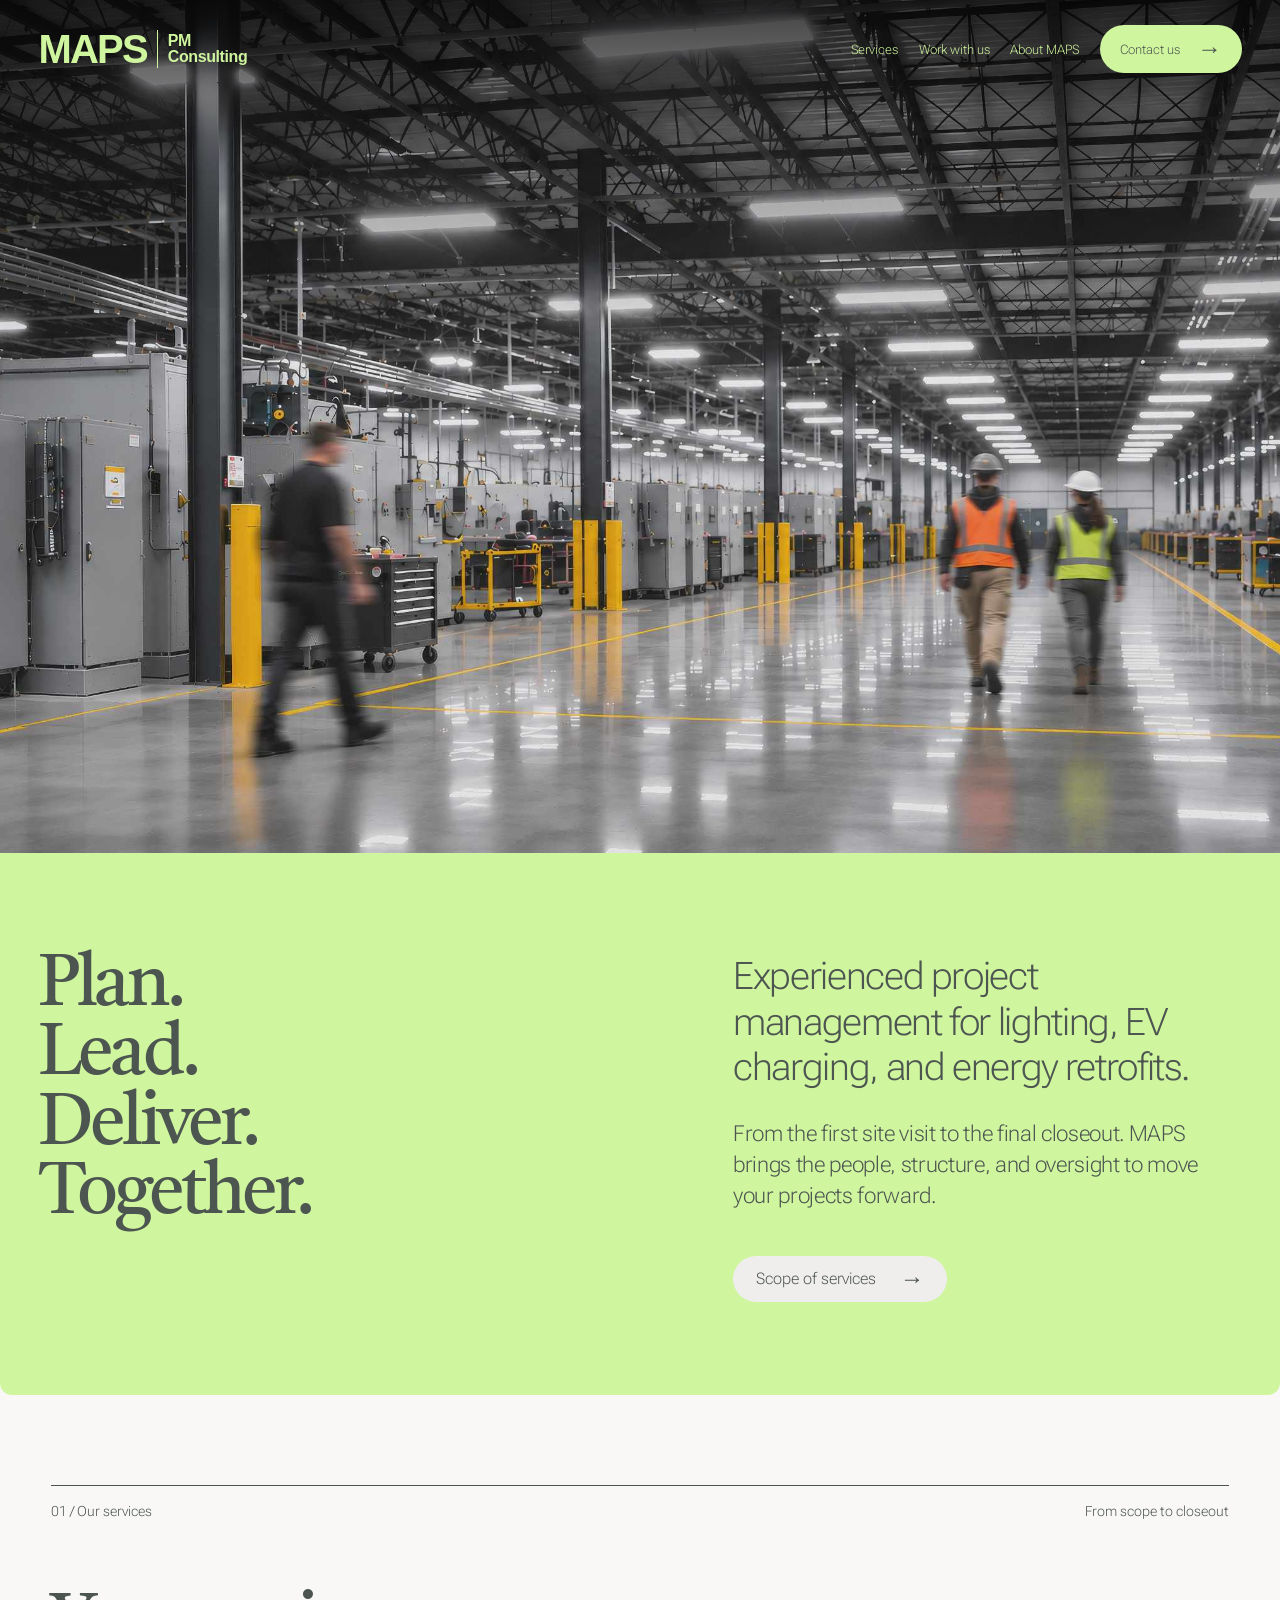
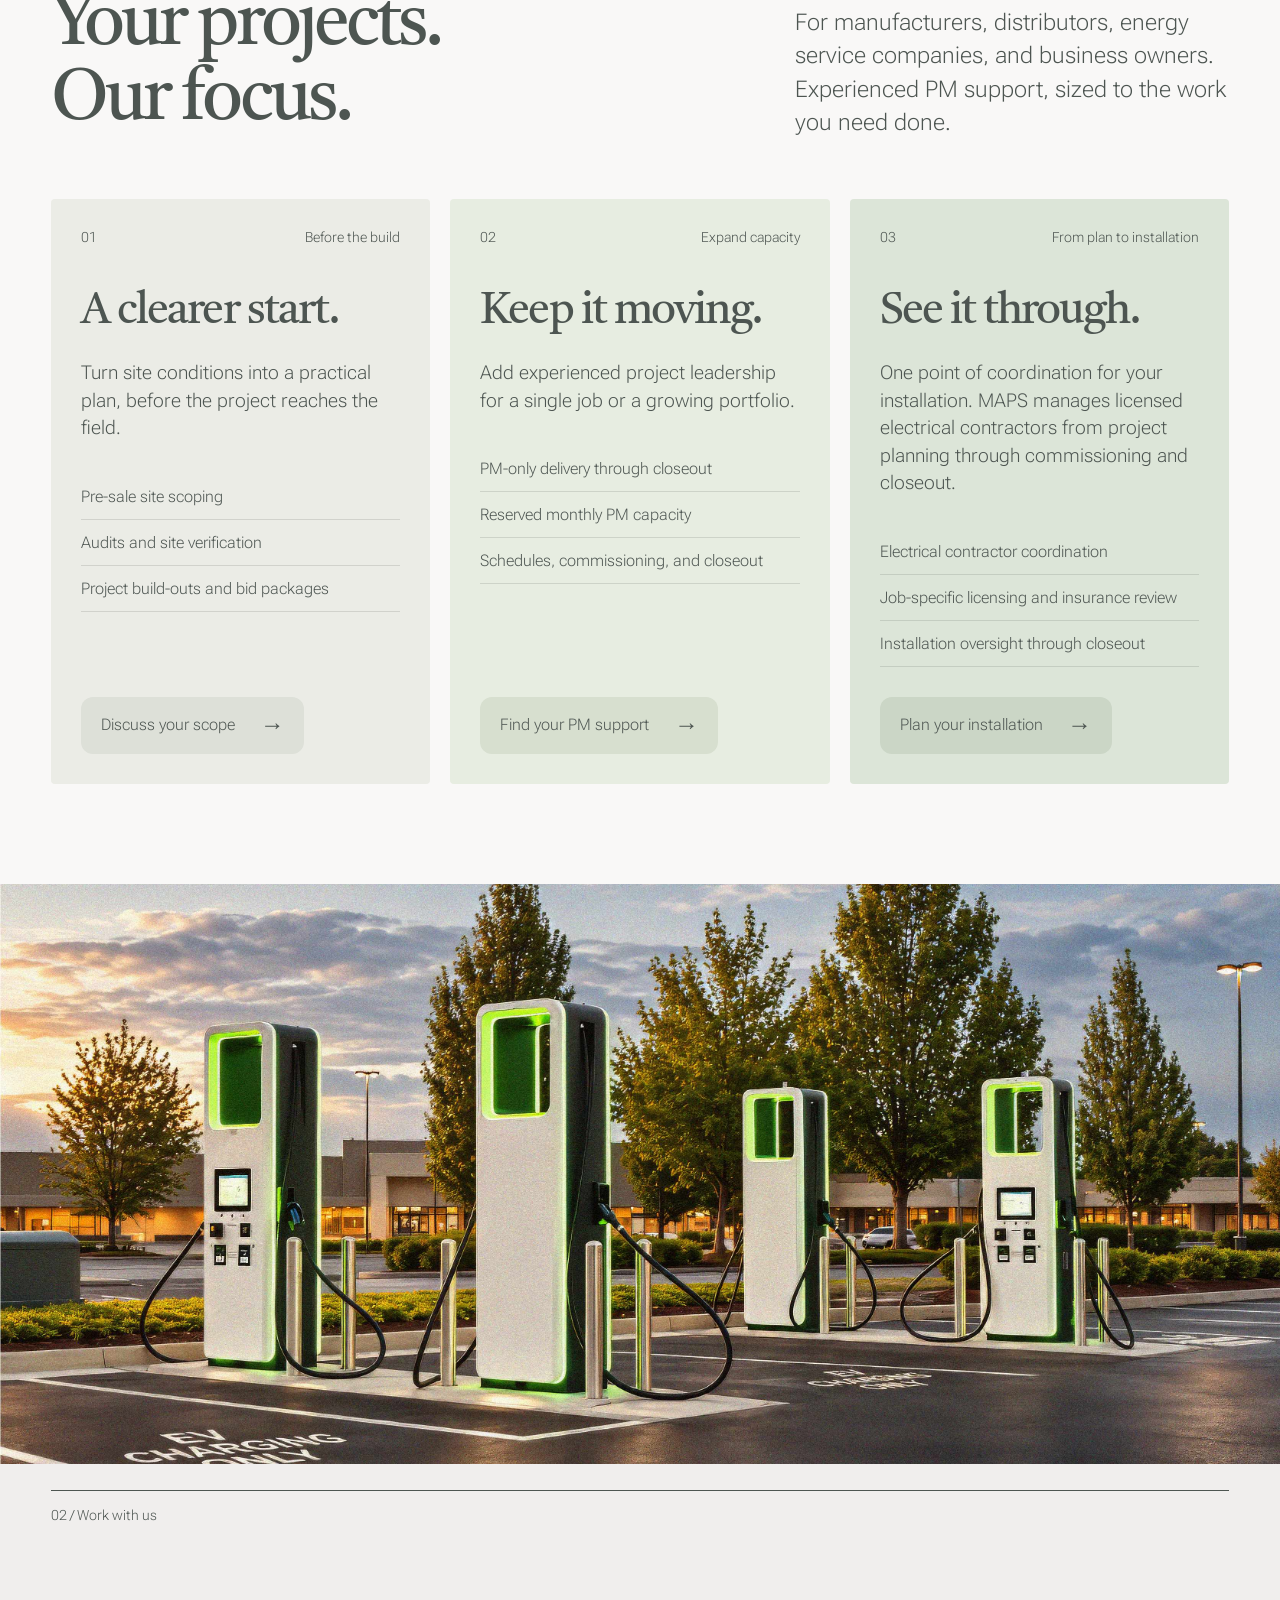
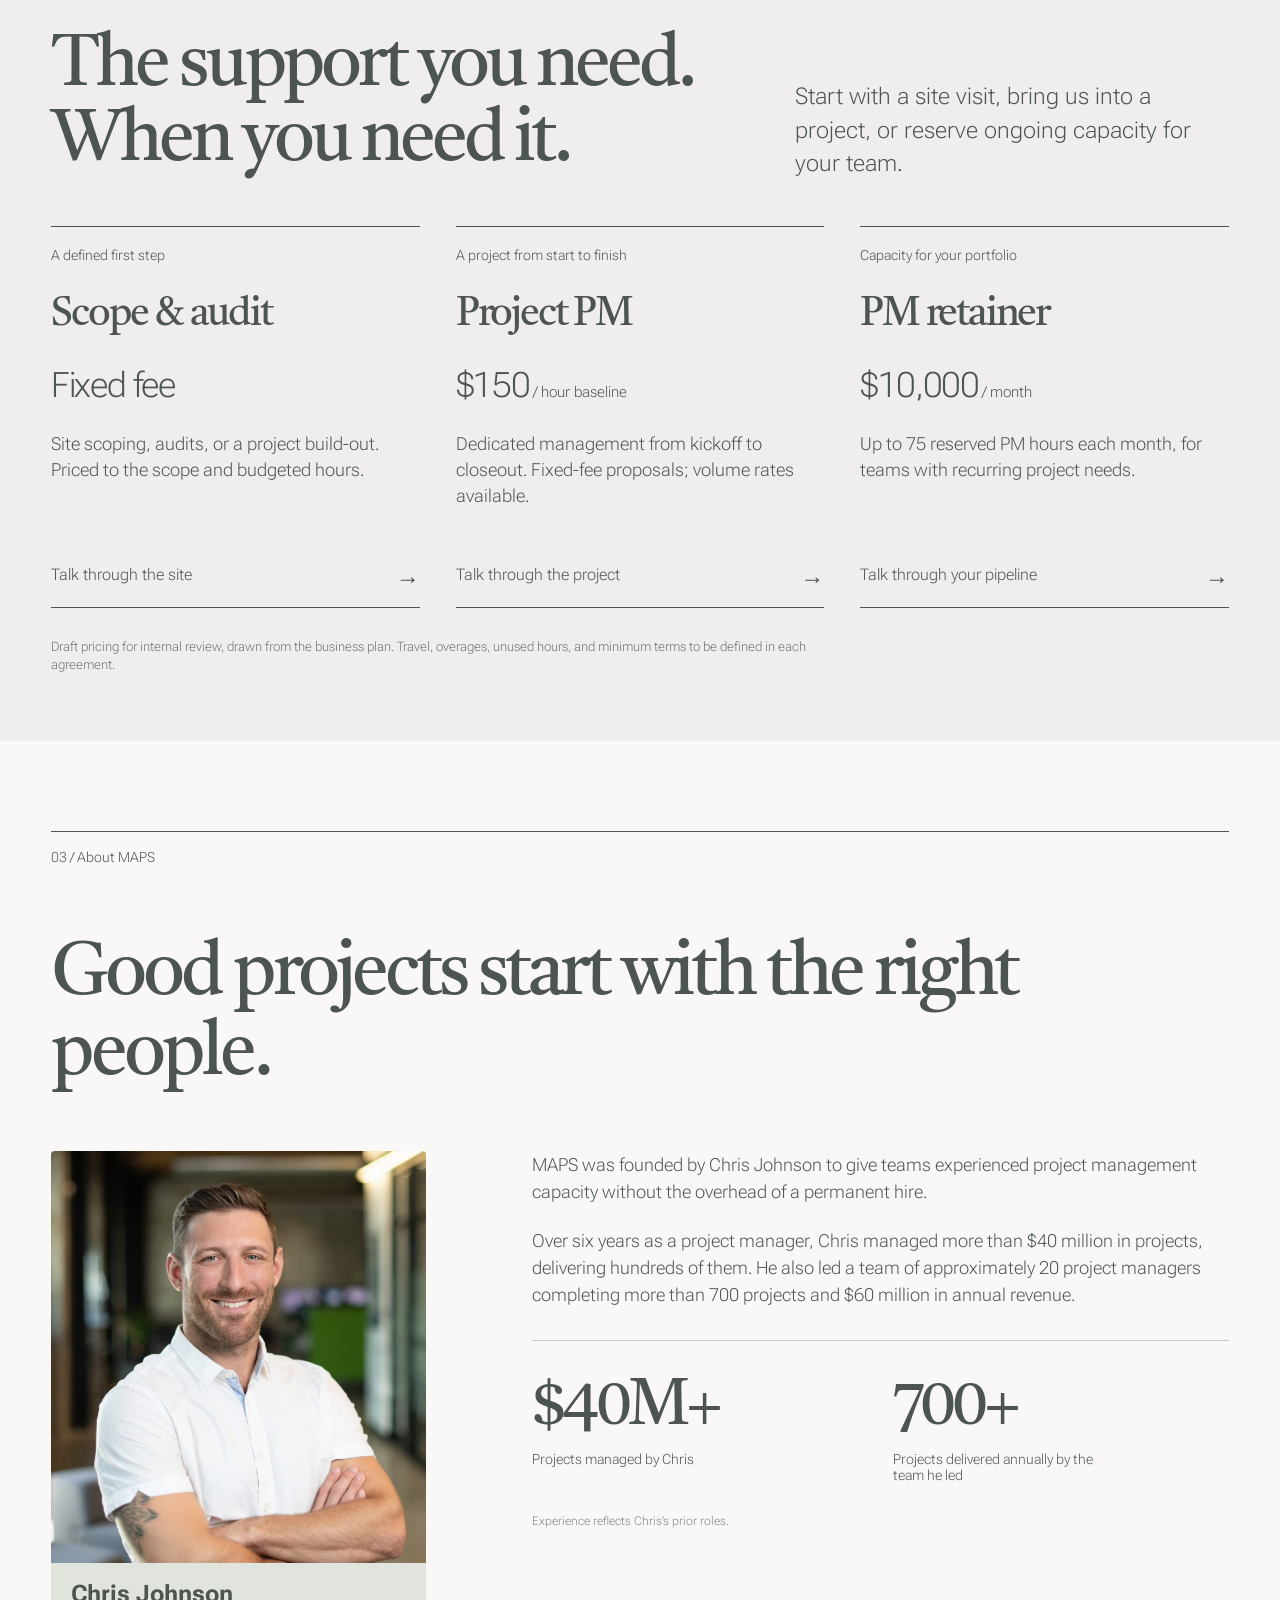
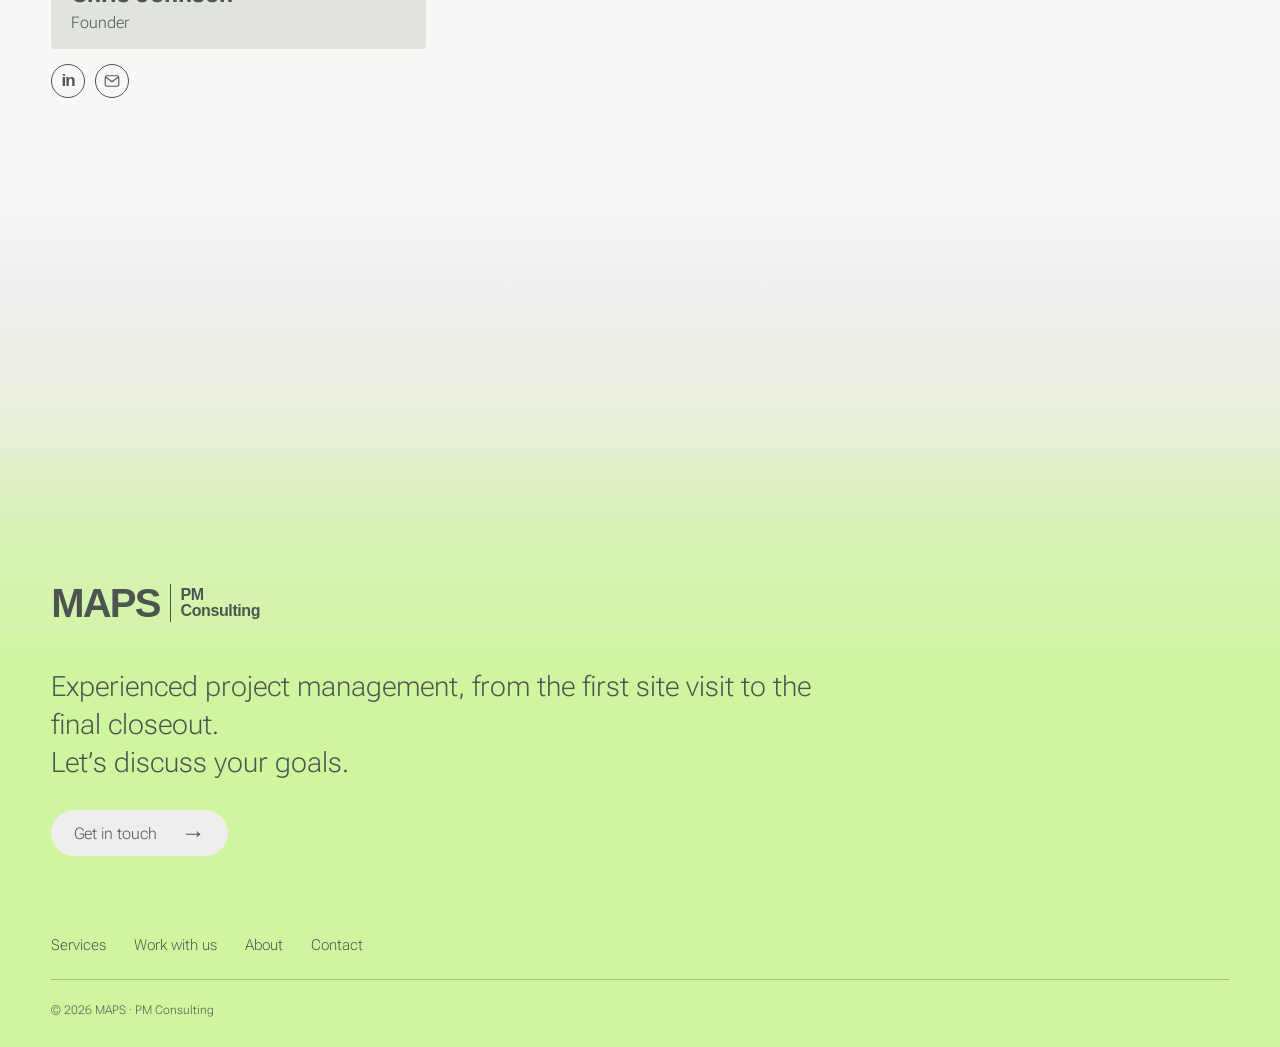
<file: index.html>
<!doctype html>
<html lang="en">

<head>
    <meta charset="utf-8">
    <meta name="viewport" content="width=device-width,initial-scale=1">
    <meta name="description"
        content="MAPS provides project management, site audits and delivery oversight for commercial lighting, EV charging and energy retrofit projects.">
    <title>MAPS | PM Consulting</title>
    <meta property="og:image" content="https://www.mapspm.com/assets/maps-og-image.jpg">
    <meta property="og:title" content="MAPS PM Consulting">
    <link rel="icon"
        href="data:image/svg+xml,%3Csvg xmlns='http://www.w3.org/2000/svg' viewBox='0 0 64 64'%3E%3Crect width='64' height='64' fill='%23cff59e'/%3E%3Ctext x='9' y='46' font-family='Arial' font-weight='bold' font-size='48' fill='%234d5551'%3Em%3C/text%3E%3C/svg%3E">
    <link rel="stylesheet" href="style.css">
</head>

<body><a class="skip" href="#intro">Skip to content</a>
    <section class="photo-hero" id="top" aria-label="MAPS PM Consulting"><img class="hero-photo" src="assets/hero-motion.jpg"
            alt="People walking through a brightly lit industrial facility" fetchpriority="high">
        <header><a class="logo" href="#top" aria-label="MAPS Mid-Atlantic Project Solutions home"><span
                    class="wordmark">MAPS</span><span class="logo-rule"></span><span
                    class="logo-sub">PM<br>Consulting</span></a>
            <div class="desktop-nav" aria-label="Main navigation"><a href="#services">Services</a><a href="#work">Work
                    with us</a><a href="#about">About MAPS</a><a class="desktop-contact" href="contact.html">Contact us
                    <span aria-hidden="true">→</span></a></div><button class="menu-button" aria-expanded="false"
                aria-controls="navigation" aria-label="Open navigation"><span></span><span></span><span></span></button>
        </header>
        <nav id="navigation" hidden><a href="#services">Our services <span>01</span></a><a href="#work">Work with us
                <span>02</span></a><a href="#about">About MAPS <span>03</span></a><a href="contact.html">Let’s talk
                <span>→</span></a></nav>
    </section>
    <main>
        <section class="intro" id="intro">
            <div class="intro-grid">
                <h1>Plan.<br>Lead.<br>Deliver.<br>Together.</h1>
                <div class="intro-copy">
                    <p>Experienced project management for lighting, EV charging, and energy retrofits.</p>
                    <p class="support">From the first site visit to the final closeout. MAPS brings the people,
                        structure, and oversight to move your projects forward.</p><a class="pill"
                        href="#services">Scope of services <span>→</span></a>
                </div>
            </div>
        </section>
        <section class="services section" id="services">
            <div class="eyebrow"><span>01 / Our services</span><span>From scope to closeout</span></div>
            <div class="section-heading">
                <h2>Your projects.<br>Our focus.</h2>
                <p>For manufacturers, distributors, energy service companies, and business owners. Experienced PM
                    support, sized to the work you need done.</p>
            </div>
            <div class="offer-grid">
                <article class="offer">
                    <div class="offer-top"><span>01</span><span>Before the build</span></div>
                    <h3>A clearer start.</h3>
                    <p>Turn site conditions into a practical plan, before the project reaches the field.</p>
                    <ul>
                        <li>Pre-sale site scoping</li>
                        <li>Audits and site verification</li>
                        <li>Project build-outs and bid packages</li>
                    </ul><a class="text-link" href="contact.html?service=Site%20scoping%20%26%20audits">Discuss your
                        scope <span>→</span></a>
                </article>
                <article class="offer delivery">
                    <div class="offer-top"><span>02</span><span>Expand capacity</span></div>
                    <h3>Keep it moving.</h3>
                    <p>Add experienced project leadership for a single job or a growing portfolio.</p>
                    <ul>
                        <li>PM-only delivery through closeout</li>
                        <li>Reserved monthly PM capacity</li>
                        <li>Schedules, commissioning, and closeout</li>
                    </ul><a class="text-link" href="contact.html?service=Project%20management">Find your PM support
                        <span>→</span></a>
                </article>
                <article class="offer turnkey">
                    <div class="offer-top"><span>03</span><span>From plan to installation</span></div>
                    <h3>See it through.</h3>
                    <p>One point of coordination for your installation. MAPS manages licensed electrical contractors
                        from project planning through commissioning and closeout.</p>
                    <ul>
                        <li>Electrical contractor coordination</li>
                        <li>Job-specific licensing and insurance review</li>
                        <li>Installation oversight through closeout</li>
                    </ul><a class="text-link" href="contact.html?service=Turnkey%20Installation">Plan your installation
                        <span>→</span></a>
                </article>
            </div>
        </section>
        <div class="image-break"><img src="assets/evse.jpg"
                alt="Four EV charging stations in a parking lot at dusk" loading="lazy"></div>
        <section class="work section" id="work">
            <div class="work-disclosure">
                <div class="eyebrow"><span class="work-label">02 / Work with us</span></div>
                <div class="work-content">
                    <div class="section-heading">
                        <h2>The support you need.<br>When you need it.</h2>
                        <p>Start with a site visit, bring us into a project, or reserve ongoing capacity for your team.
                        </p>
                    </div>
                    <div class="pricing">
                        <article><span class="small">A defined first step</span>
                            <h3>Scope & audit</h3>
                            <p class="price">Fixed fee</p>
                            <p>Site scoping, audits, or a project build-out. Priced to the scope and budgeted hours.</p>
                            <a href="contact.html?service=Site%20scoping%20%26%20audits">Talk through the site
                                <span>→</span></a>
                        </article>
                        <article><span class="small">A project from start to finish</span>
                            <h3>Project PM</h3>
                            <p class="price">$150<span> / hour baseline</span></p>
                            <p>Dedicated management from kickoff to closeout. Fixed-fee proposals; volume rates
                                available.</p><a href="contact.html?service=Project%20management">Talk through the
                                project <span>→</span></a>
                        </article>
                        <article><span class="small">Capacity for your portfolio</span>
                            <h3>PM retainer</h3>
                            <p class="price">$10,000<span> / month</span></p>
                            <p>Up to 75 reserved PM hours each month, for teams with recurring project needs.</p><a
                                href="contact.html?service=Monthly%20PM%20retainer">Talk through your pipeline
                                <span>→</span></a>
                        </article>
                    </div>
                    <p class="pricing-note">Draft pricing for internal review, drawn from the business plan. Travel,
                        overages, unused hours, and minimum terms to be defined in each agreement.</p>
                </div>
            </div>
        </section>
        <section class="about section" id="about">
            <div class="eyebrow"><span>03 / About MAPS</span></div>
            <h2 class="about-heading">Good projects start with the right people.</h2>
            <div class="about-grid">
                <div class="founder-card">
                    <figure class="portrait"><img src="assets/chris-johnson.jpeg" alt="Chris Johnson, Founder of MAPS"
                            loading="lazy">
                        <figcaption><span>Chris Johnson</span><small>Founder</small></figcaption>
                    </figure>
                    <div class="founder-socials" aria-label="Connect with Chris"><a class="social-circle"
                            href="https://www.linkedin.com/in/christopher-johnson-pmp-414a0344/" target="_blank"
                            rel="noopener noreferrer" aria-label="Chris Johnson on LinkedIn" title="LinkedIn"><span
                                aria-hidden="true" class="linkedin-icon">in</span></a><a class="social-circle"
                            href="mailto:chris.johnson@midatlanticprojectsolutions.com" aria-label="Email Chris Johnson"
                            title="Email Chris"><svg aria-hidden="true" viewBox="0 0 24 24">
                                <rect x="3" y="5" width="18" height="14" rx="2" />
                                <path d="m4 7 8 6 8-6" />
                            </svg></a></div>
                </div>
                <div class="bio">
                    <p>MAPS was founded by Chris Johnson to give teams experienced project management capacity without
                        the overhead of a permanent hire.</p>
                    <p>Over six years as a project manager, Chris managed more than $40 million in projects, delivering
                        hundreds of them. He also led a team of approximately 20 project managers completing more than
                        700 projects and $60 million in annual revenue.</p>
                    <div class="stats">
                        <div><strong>$40M+</strong><span>Projects managed by Chris</span></div>
                        <div><strong>700+</strong><span>Projects delivered annually by the team he led</span></div>
                    </div>
                    <br />
                    <p class="experience-note">Experience reflects Chris’s prior roles.</p>
                </div>
            </div>
        </section>
    </main>
    <footer class="gradient-footer">
        <div class="footer-story"><a class="logo" href="#top"><span class="wordmark">MAPS</span><span
                    class="logo-rule"></span><span class="logo-sub">PM<br>Consulting</span></a>
            <p>Experienced project management, from the first site visit to the final closeout.<br>Let’s discuss your
                goals.</p><a class="pill" href="contact.html">Get in touch <span aria-hidden="true">→</span></a>
        </div>
        <div class="footer-base">
            <div class="footer-nav" aria-label="Footer links"><a href="#services">Services</a><a href="#work">Work with
                    us</a><a href="#about">About</a><a href="contact.html">Contact</a></div>
            <div class="footer-bottom"><span>© 2026 MAPS · PM Consulting</span></div>
        </div>
    </footer>
    <script src="script.js"></script><script src="content.js"></script>
</body>

</html>
</file>
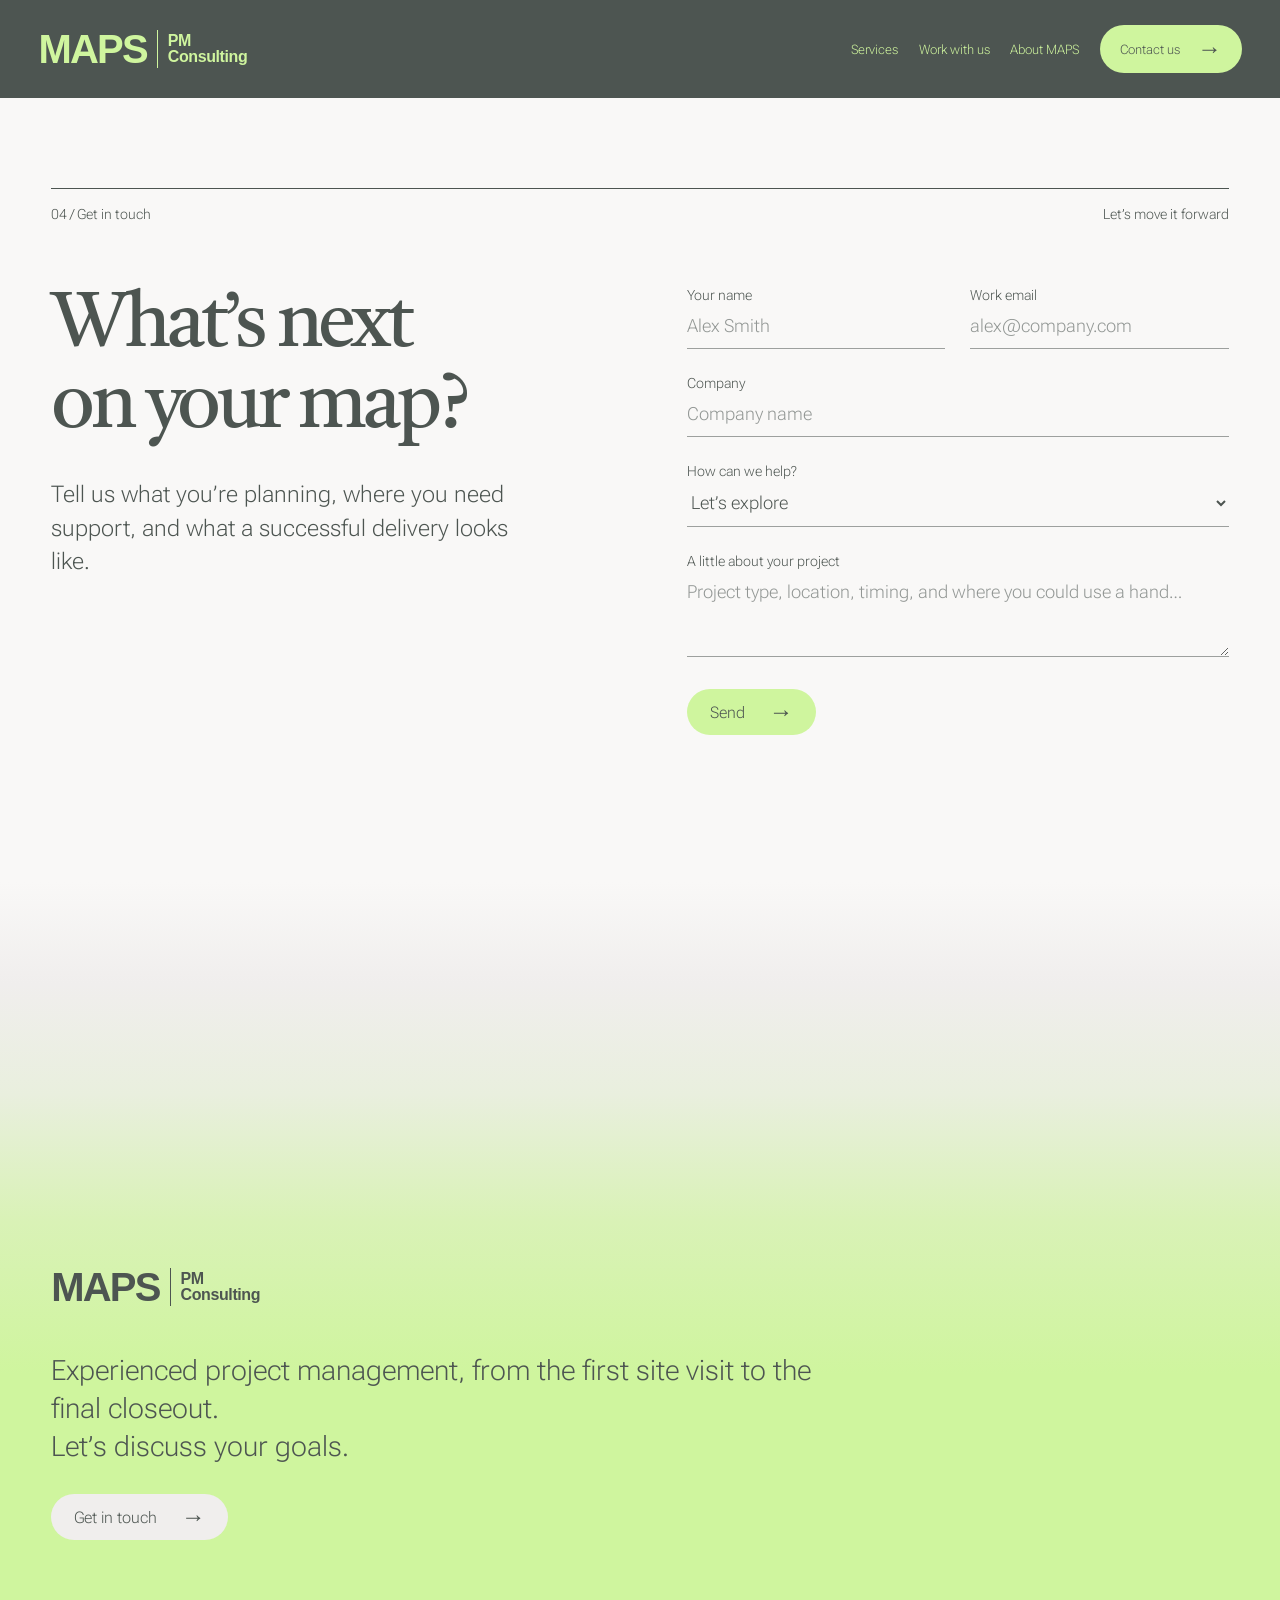
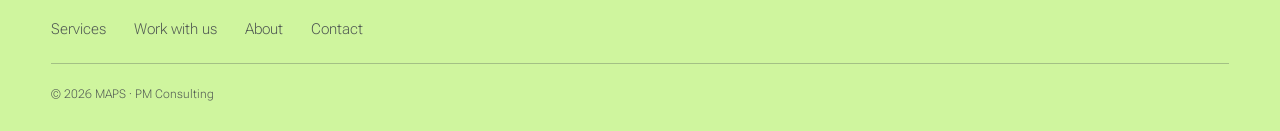
<file: contact.html>
<!doctype html>
<html lang="en">

<head>
    <meta charset="utf-8">
    <meta name="viewport" content="width=device-width,initial-scale=1">
    <meta name="description"
        content="MAPS provides project management, site audits and delivery oversight for commercial lighting, EV charging and energy retrofit projects.">
    <title>Contact | MAPS PM Consulting</title>
    <link rel="icon"
        href="data:image/svg+xml,%3Csvg xmlns='http://www.w3.org/2000/svg' viewBox='0 0 64 64'%3E%3Crect width='64' height='64' fill='%23cff59e'/%3E%3Ctext x='9' y='46' font-family='Arial' font-weight='bold' font-size='48' fill='%234d5551'%3Em%3C/text%3E%3C/svg%3E">
    <link rel="stylesheet" href="style.css">
</head>

<body class="contact-page"><a class="skip" href="#contact">Skip to contact form</a>
    <div class="contact-header">
        <header><a class="logo" href="index.html#top" aria-label="MAPS Mid-Atlantic Project Solutions home"><span
                    class="wordmark">MAPS</span><span class="logo-rule"></span><span
                    class="logo-sub">PM<br>Consulting</span></a>
            <div class="desktop-nav" aria-label="Main navigation"><a href="index.html#services">Services</a><a
                    href="index.html#work">Work with us</a><a href="index.html#about">About MAPS</a><a
                    class="desktop-contact" href="contact.html">Contact us <span aria-hidden="true">→</span></a></div>
            <button class="menu-button" aria-expanded="false" aria-controls="navigation"
                aria-label="Open navigation"><span></span><span></span><span></span></button>
        </header>
        <nav id="navigation" hidden><a href="index.html#services">Our services <span>01</span></a><a
                href="index.html#work">Work with us <span>02</span></a><a href="index.html#about">About MAPS
                <span>03</span></a><a href="contact.html">Let’s talk <span>→</span></a></nav>
    </div>
    <main>
        <section class="contact section" id="contact">
            <div class="eyebrow"><span>04 / Get in touch</span><span>Let’s move it forward</span></div>
            <div class="contact-grid">
                <div>
                    <h2>What’s next<br>on your map?</h2>
                    <p>Tell us what you’re planning, where you need support, and what a successful delivery looks like.
                    </p>
                </div>
                <form id="contact-form"
                    action="https://formsubmit.co/ajax/chris.johnson@mapspm.com" method="POST">
                    <input type="hidden" name="_subject" value="New MAPS website inquiry"><input type="text"
                        name="_honey" tabindex="-1" autocomplete="off" class="form-honey" aria-hidden="true">
                    <div class="form-row"><label>Your name<input name="name" autocomplete="name" required
                                placeholder="Alex Smith"></label><label>Work email<input type="email" name="email"
                                autocomplete="email" required placeholder="alex@company.com"></label></div>
                    <label>Company<input name="company" autocomplete="organization"
                            placeholder="Company name"></label><label>How can we help?<select name="service"
                            id="service">
                            <option>Let’s explore</option>
                            <option>Site scoping & audits</option>
                            <option>Project build-out</option>
                            <option>Project management</option>
                            <option>Monthly PM retainer</option>
                            <option>Turnkey Installation</option>
                        </select></label><label>A little about your project<textarea name="message" rows="3" required
                            placeholder="Project type, location, timing, and where you could use a hand…"></textarea></label><button
                        class="pill" type="submit">Send <span>→</span></button>
                </form>
                <div id="form-result" role="status" hidden></div>
            </div>
        </section>
    </main>
    <footer class="gradient-footer">
        <div class="footer-story"><a class="logo" href="index.html#top"><span class="wordmark">MAPS</span><span
                    class="logo-rule"></span><span class="logo-sub">PM<br>Consulting</span></a>
            <p>Experienced project management, from the first site visit to the final closeout.<br>Let’s discuss your
                goals.</p><a class="pill" href="contact.html">Get in touch <span aria-hidden="true">→</span></a>
        </div>
        <div class="footer-base">
            <div class="footer-nav" aria-label="Footer links"><a href="index.html#services">Services</a><a
                    href="index.html#work">Work with us</a><a href="index.html#about">About</a><a
                    href="contact.html">Contact</a></div>
            <div class="footer-bottom"><span>© 2026 MAPS · PM Consulting</span></div>
        </div>
    </footer>
    <script src="script.js"></script>
    <script src="content.js"></script>
</body>

</html>
</file>
<file: style.css>
@font-face {
    font-family: Castoro;
    src: url('assets/castoro.ttf');
    font-display: swap
}

:root {
    --lime: #cff59e;
    --ink: #4d5551;
    --paper: #f9f8f7;
    --line: #c6cac3
}

* {
    box-sizing: border-box
}

html {
    scroll-behavior: smooth;
    scroll-padding-top: 24px
}

body {
    margin: 0;
    background: var(--paper);
    color: var(--ink);
    font-family: Arial, "Helvetica Neue", Helvetica, sans-serif
}

a {
    color: inherit;
    text-decoration: none
}

button,
input,
select,
textarea {
    font: inherit
}

button,
a,
input,
select,
textarea,
summary {
    -webkit-tap-highlight-color: transparent
}

a:focus-visible,
button:focus-visible,
summary:focus-visible {
    outline: 3px solid #687e50;
    outline-offset: 6px
}

button {
    cursor: pointer
}

h1,
h2,
h3,
p {
    margin: 0;
    font-weight: 400
}

h1,
h2,
h3 {
    font-family: Castoro, Georgia, serif;
    letter-spacing: -.055em
}

h2 {
    font-size: clamp(46px, 5.6vw, 86px);
    line-height: 1.05
}

h3 {
    font-size: 46px;
    line-height: 1.1
}

p {
    line-height: 1.45
}

.skip {
    position: absolute;
    top: -80px;
    padding: 20px;
    background: white;
    z-index: 20
}

.skip:focus {
    top: 0
}

.photo-hero {
    position: relative;
    aspect-ratio: 1.5;
    min-height: 520px;
    max-height: 920px;
    background: #333;
    isolation: isolate;
    color: var(--lime)
}

.hero-photo {
    position: absolute;
    width: 100%;
    height: 100%;
    object-fit: cover;
    z-index: -2
}

.photo-hero:after {
    content: '';
    position: absolute;
    inset: 0;
    background: linear-gradient(180deg, rgba(0, 0, 0, .72) 0%, rgba(0, 0, 0, .35) 16%, transparent 42%);
    z-index: -1
}

header {
    padding: 32px 3%;
    display: flex;
    align-items: center;
    justify-content: space-between
}

.logo {
    
    
    }

.wordmark {
    font-family: Arial, sans-serif;
    font-weight: 800;
    
    line-height: .8;
    letter-spacing: -.07em
}

.logo-rule {
    
    
    background: currentColor
}

.logo-sub {
    font: 700 clamp(23px, 3vw, 42px)/.96 Arial, sans-serif;
    letter-spacing: -.035em
}

.menu-button {
    background: transparent;
    border: 0;
    color: inherit;
    width: 84px;
    height: 70px;
    padding: 10px 0;
    display: flex;
    flex-direction: column;
    justify-content: space-between;
    position: relative;
    z-index: 5
}

.menu-button span {
    height: 4px;
    width: 100%;
    background: currentColor;
    transition: transform .2s, opacity .2s
}

.menu-button[aria-expanded=true] span:nth-child(1) {
    transform: translateY(23px) rotate(45deg)
}

.menu-button[aria-expanded=true] span:nth-child(2) {
    opacity: 0
}

.menu-button[aria-expanded=true] span:nth-child(3) {
    transform: translateY(-23px) rotate(-45deg)
}

nav {
    position: absolute;
    right: 2%;
    top: 145px;
    width: min(560px, 96%);
    padding: 20px 35px;
    background: var(--lime);
    color: var(--ink);
    z-index: 4
}

nav a {
    display: flex;
    justify-content: space-between;
    padding: 22px 0;
    border-bottom: 1px solid #4d555144;
    font-family: Castoro, Georgia, serif;
    font-size: 34px
}

nav a:last-child {
    border: 0
}

nav a span {
    font: 16px Arial, "Helvetica Neue", Helvetica, sans-serif
}

.photo-caption {
    position: absolute;
    bottom: 24px;
    left: 3%;
    right: 3%;
    display: flex;
    justify-content: space-between;
    align-items: center;
    font-size: 15px
}

.photo-caption a {
    font-size: 30px
}

.intro {
    padding: 100px 3% 85px;
    background: var(--lime);
    border-radius: 0 0 12px 12px
}

.intro-grid {
    display: grid;
    grid-template-columns: 1.2fr 1fr;
    gap: 7%;
    align-items: end
}

h1 {
    font-size: clamp(95px, 10.8vw, 170px);
    line-height: .96
}

.intro-copy {
    padding-bottom: 8px
}

.intro-copy>p {
    font-size: clamp(28px, 3vw, 46px);
    line-height: 1.18;
    letter-spacing: -.035em
}

.intro-copy .support {
    font-size: 22px;
    margin: 30px 0 44px;
    line-height: 1.4;
    letter-spacing: -.015em;
    max-width: 560px
}

.pill {
    display: inline-flex;
    align-items: center;
    justify-content: space-between;
    gap: 45px;
    background: #f0eeed;
    border: 0;
    border-radius: 100px;
    padding: 18px 30px;
    font-size: 22px;
    transition: background .2s, transform .2s
}

.pill:hover {
    background: white;
    transform: translateY(-2px)
}

.pill span {
    font-size: 32px;
    line-height: 1
}

.section {
    padding: 90px 4% 100px
}

.eyebrow {
    display: flex;
    justify-content: space-between;
    font-size: 14px;
    border-top: 1px solid currentColor;
    padding-top: 17px;
    margin-bottom: 70px
}

.section-heading {
    display: grid;
    grid-template-columns: 1.5fr 1fr;
    gap: 8%;
    align-items: end;
    margin-bottom: 60px
}

.section-heading p {
    font-size: 23px;
    max-width: 490px
}

.offer-grid {
    display: grid;
    grid-template-columns: 1fr 1fr;
    gap: 20px
}

.offer {
    background: #ebece6;
    padding: 36px 38px 32px;
    border-radius: 4px
}

.offer-top {
    display: flex;
    justify-content: space-between;
    font-size: 14px;
    margin-bottom: 64px
}

.offer h3 {
    font-size: clamp(40px, 4.6vw, 66px);
    margin-bottom: 22px
}

.offer p {
    font-size: 21px;
    max-width: 470px
}

.offer ul {
    list-style: none;
    margin: 32px 0 45px;
    padding: 0
}

.offer li {
    padding: 13px 0;
    border-bottom: 1px solid #4d555133;
    font-size: 18px
}

.dark {
    background: var(--ink);
    color: var(--lime)
}

.dark li {
    border-color: #cff59e44
}

.text-link {
    display: flex;
    justify-content: space-between;
    border-bottom: 1px solid currentColor;
    padding: 15px 0;
    font-size: 18px
}

.text-link span {
    font-size: 25px
}

.service-details {
    margin: 50px 0 0 34%;
    border-top: 1px solid var(--line)
}

details {
    border-bottom: 1px solid var(--line)
}

summary {
    list-style: none;
    padding: 23px 0;
    font-size: 24px;
    cursor: pointer;
    display: flex;
    justify-content: space-between;
    gap: 20px
}

summary::-webkit-details-marker {
    display: none
}

summary span {
    font-size: 30px
}

details[open] summary span {
    transform: rotate(45deg)
}

details p {
    font-size: 18px;
    padding: 0 45px 28px 0;
    max-width: 780px
}

.image-break {
    height: 580px;
    position: relative;
    isolation: isolate;
    color: var(--lime);
    padding: 48px 4%;
    display: flex;
    justify-content: space-between;
    flex-direction: column
}

.image-break img {
    position: absolute;
    inset: 0;
    width: 100%;
    height: 100%;
    object-fit: cover;
    z-index: -2
}

.image-break:after {
    content: '';
    position: absolute;
    inset: 0;
    background: #0005;
    z-index: -1
}

.image-break p {
    font-family: Castoro, Georgia, serif;
    font-size: clamp(50px, 6.4vw, 94px);
    line-height: 1.06;
    letter-spacing: -.05em
}

.image-break span {
    font-size: 16px
}

.work {
    background: #f0eeed
}

.pricing {
    display: grid;
    grid-template-columns: repeat(3, 1fr);
    gap: 36px
}

.pricing article {
    border-top: 1px solid var(--ink);
    padding-top: 20px;
    display: flex;
    flex-direction: column
}

.small {
    font-size: 14px
}

.pricing h3 {
    font-size: 40px;
    margin: 30px 0 24px
}

.price {
    font-size: 35px;
    margin-bottom: 20px;
    letter-spacing: -.04em
}

.price span {
    font-size: 15px;
    letter-spacing: 0
}

.pricing article>p:not(.price) {
    font-size: 18px;
    margin-bottom: 35px
}

.pricing a {
    display: flex;
    justify-content: space-between;
    border-bottom: 1px solid var(--ink);
    padding: 20px 0 14px;
    margin-top: auto
}

.pricing-note {
    font-size: 13px;
    max-width: 800px;
    margin-top: 30px;
    opacity: .8
}

.about-grid {
    display: grid;
    grid-template-columns: 1fr 1.2fr;
    gap: 7%
}

.portrait {
    background: #dfe3da;
    min-height: 610px;
    padding: 30px;
    display: flex;
    flex-direction: column;
    justify-content: space-between;
    border-radius: 4px
}

.portrait-label {
    font-size: 14px
}

.initials {
    font-family: Castoro, Georgia, serif;
    font-size: clamp(140px, 21vw, 330px);
    letter-spacing: -.12em;
    line-height: 1;
    color: #74806a
}

.initials>span {
    color: var(--lime)
}

.portrait-bottom {
    font-size: 25px;
    display: flex;
    flex-direction: column;
    gap: 8px
}

.portrait-bottom small {
    font-size: 13px;
    opacity: .7
}

.bio h2 {
    font-size: clamp(44px, 5vw, 72px);
    margin-bottom: 35px
}

.bio>p {
    font-size: 20px;
    margin-bottom: 22px
}

.stats {
    display: grid;
    grid-template-columns: 1fr 1fr;
    gap: 25px;
    margin: 45px 0 10px;
    border-top: 1px solid var(--line);
    padding-top: 25px
}

.stats strong {
    font-family: Castoro, Georgia, serif;
    font-weight: 400;
    letter-spacing: -.06em;
    font-size: 64px;
    display: block
}

.stats span {
    display: block;
    font-size: 14px;
    max-width: 200px
}

.bio .experience-note {
    font-size: 12px;
    opacity: .7;
    margin-bottom: 30px
}

.contact {
    background: var(--lime)
}

.contact-grid {
    display: grid;
    grid-template-columns: 1fr 1fr;
    gap: 8%
}

.contact h2 {
    font-size: clamp(60px, 6.5vw, 100px)
}

.contact p {
    font-size: 23px;
    margin-top: 30px;
    max-width: 470px
}

.contact .form-note {
    font-size: 13px;
    max-width: 330px;
    margin-top: 48px
}

.form-row {
    display: grid;
    grid-template-columns: 1fr 1fr;
    gap: 25px
}

label {
    display: block;
    font-size: 14px;
    margin-bottom: 26px
}

input,
select,
textarea {
    border: 0;
    border-bottom: 1px solid #4d555188;
    background: transparent;
    border-radius: 0;
    color: var(--ink);
    display: block;
    padding: 12px 0;
    width: 100%;
    font-size: 18px;
    outline-offset: 5px
}

input::placeholder,
textarea::placeholder {
    color: #4d555199
}

textarea {
    resize: vertical
}

form .pill {
    margin-top: 6px
}

#form-result {
    padding: 22px;
    border: 1px solid var(--ink);
    margin-top: 25px;
    white-space: pre-line;
    font-size: 16px;
    line-height: 1.5
}

footer {
    padding: 65px 4% 25px;
    background: var(--ink);
    color: var(--lime);
    display: flex;
    justify-content: space-between;
    flex-wrap: wrap;
    gap: 50px
}

footer .wordmark {
    }

footer .logo-rule {
    }

footer .logo-sub {
    }

footer>div:not(.footer-bottom) {
    display: flex;
    gap: 30px;
    align-items: center
}

.footer-bottom {
    display: flex;
    justify-content: space-between;
    gap: 24px;
    width: 100%;
    border-top: 1px solid #cff59e55;
    padding-top: 23px;
    font-size: 12px
}

a:hover {
    opacity: .85
}

@media(min-width:1600px) {
    .section {
        padding-left: max(4%, calc((100% - 1500px)/2));
        padding-right: max(4%, calc((100% - 1500px)/2))
    }
}

@media(max-width:1000px) {
    .photo-hero {
        min-height: 0
    }

    .intro-grid {
        display: block
    }

    h1 {
        font-size: clamp(90px, 13vw, 140px)
    }

    .intro-copy {
        margin-top: 54px;
        max-width: 760px
    }

    .intro-copy>p {
        font-size: clamp(30px, 4.8vw, 48px)
    }

    .intro-copy .support {
        max-width: 700px;
        font-size: 23px
    }

    .section-heading {
        grid-template-columns: 1fr;
        gap: 30px
    }

    .section-heading p {
        max-width: 650px
    }

    .about-grid {
        gap: 5%
    }

    .portrait {
        min-height: 520px
    }

    .bio h2 {
        font-size: 48px
    }

    .stats strong {
        font-size: 48px
    }

    .contact-grid {
        gap: 5%
    }

    footer>div:not(.footer-bottom) {
        gap: 20px
    }

    .pricing {
        gap: 24px
    }

    .pricing h3 {
        font-size: 34px
    }

    .price {
        font-size: 28px
    }
}

@media(max-width:640px) {
    header {
        padding: 23px 5%
    }

    .logo {
        }

    .wordmark {
        }

    .logo-rule {
        }

    .logo-sub {
        }

    .menu-button {
        width: 43px;
        height: 37px;
        padding: 0
    }

    .menu-button span {
        height: 3px
    }

    .menu-button[aria-expanded=true] span:nth-child(1) {
        transform: translateY(17px) rotate(45deg)
    }

    .menu-button[aria-expanded=true] span:nth-child(3) {
        transform: translateY(-17px) rotate(-45deg)
    }

    .photo-hero {
        height: 65svh;
        min-height: 420px;
        max-height: 620px;
        aspect-ratio: auto
    }

    .hero-photo {
        object-position: right center
    }

    .photo-caption {
        font-size: 11px;
        left: 5%;
        right: 5%
    }

    nav {
        top: 105px;
        padding: 10px 22px
    }

    nav a {
        font-size: 30px;
        padding: 20px 0
    }

    .intro {
        padding: 60px 5% 50px
    }

    h1 {
        font-size: 24vw;
        line-height: .98
    }

    .intro-copy {
        margin-top: 42px
    }

    .intro-copy>p {
        font-size: 30px
    }

    .intro-copy .support {
        font-size: 19px;
        margin: 24px 0 30px
    }

    .pill {
        font-size: 18px;
        padding: 15px 24px;
        gap: 45px
    }

    .section {
        padding: 55px 5% 60px
    }

    .eyebrow {
        font-size: 11px;
        margin-bottom: 44px;
        gap: 12px
    }

    .section-heading {
        margin-bottom: 35px
    }

    h2 {
        font-size: 45px
    }

    .section-heading p {
        font-size: 20px
    }

    .offer-grid {
        grid-template-columns: 1fr;
        gap: 16px
    }

    .offer {
        padding: 25px
    }

    .offer-top {
        margin-bottom: 45px
    }

    .offer h3 {
        font-size: 46px
    }

    .offer p {
        font-size: 19px
    }

    .offer li {
        font-size: 16px
    }

    .service-details {
        margin: 35px 0 0
    }

    summary {
        font-size: 20px;
        padding: 20px 0
    }

    details p {
        font-size: 17px;
        padding-right: 15px
    }

    .image-break {
        height: 450px;
        padding: 35px 5%
    }

    .image-break p {
        font-size: 49px
    }

    .image-break span {
        font-size: 12px
    }

    .pricing {
        grid-template-columns: 1fr;
        gap: 40px
    }

    .pricing h3 {
        font-size: 39px;
        margin: 22px 0 18px
    }

    .price {
        font-size: 36px
    }

    .pricing article>p:not(.price) {
        margin-bottom: 8px;
        max-width: 400px
    }

    .about-grid {
        grid-template-columns: 1fr;
        gap: 40px
    }

    .portrait {
        min-height: 420px
    }

    .initials {
        font-size: 230px
    }

    .bio h2 {
        font-size: 45px
    }

    .bio>p {
        font-size: 19px
    }

    .stats strong {
        font-size: 57px
    }

    .contact-grid {
        grid-template-columns: 1fr;
        gap: 40px
    }

    .contact h2 {
        font-size: 62px
    }

    .contact p {
        font-size: 20px
    }

    .contact .form-note {
        margin-top: 22px
    }

    .form-row {
        grid-template-columns: 1fr;
        gap: 0
    }

    footer {
        padding: 45px 5% 25px;
        gap: 35px
    }

    footer .wordmark {
        }

    footer .logo-rule {
        }

    footer .logo-sub {
        }

    footer>div:not(.footer-bottom) {
        flex-wrap: wrap;
        gap: 22px;
        font-size: 15px
    }

    .footer-bottom {
        flex-direction: column;
        gap: 12px
    }
}

@media(prefers-reduced-motion:reduce) {
    html {
        scroll-behavior: auto
    }

    * {
        transition: none !important
    }
}

@media(max-width:380px) {
    header .wordmark {
        }

    header .logo {
        }

    header .logo-rule {
        }

    header .logo-sub {
        }

    .menu-button {
        width: 32px;
        height: 31px
    }

    .menu-button[aria-expanded=true] span:nth-child(1) {
        transform: translateY(14px) rotate(45deg)
    }

    .menu-button[aria-expanded=true] span:nth-child(3) {
        transform: translateY(-14px) rotate(-45deg)
    }
}

/* Review iteration 0.2: restrained identity, compact controls, three services. */
.logo {
    gap: 14px;
    white-space: nowrap
}

.wordmark {
    font-family: Arial, Helvetica, sans-serif;
    font-weight: 700;
    
    line-height: 1;
    letter-spacing: -.045em
}

.logo-rule {
    
    
    }

.logo-sub {
    font: 700 23px/1.02 Arial, Helvetica, sans-serif;
    letter-spacing: -.025em
}

header {
    padding: 25px 3%;
    align-items: center
}

.menu-button {
    width: 54px;
    height: 42px;
    padding: 0
}

.menu-button span {
    height: 3px
}

.menu-button[aria-expanded=true] span:nth-child(1) {
    transform: translateY(19.5px) rotate(45deg)
}

.menu-button[aria-expanded=true] span:nth-child(3) {
    transform: translateY(-19.5px) rotate(-45deg)
}

nav {
    top: 110px
}

.pill {
    font-size: 16px;
    padding: 11px 23px;
    gap: 24px;
    min-height: 42px
}

.pill span {
    font-size: 24px
}

.offer-grid {
    grid-template-columns: repeat(3, minmax(0, 1fr))
}

.offer {
    display: flex;
    flex-direction: column;
    padding: 30px
}

.offer-top {
    margin-bottom: 44px;
    gap: 16px
}

.offer h3 {
    font-size: clamp(34px, 3.4vw, 52px);
    letter-spacing: -.045em
}

.offer p {
    font-size: 19px
}

.offer li {
    font-size: 16px
}

.offer ul {
    margin-bottom: 30px
}

.offer.delivery {
    background: #f0f3ed
}

.text-link {
    display: inline-flex;
    align-items: center;
    justify-content: space-between;
    align-self: flex-start;
    border: 0;
    border-radius: 12px;
    padding: 13px 20px;
    gap: 25px;
    font-size: 16px;
    background: var(--ink);
    color: var(--lime);
    min-height: 46px;
    max-width: 100%;
    line-height: 1.3
}

.text-link span {
    font-size: 24px;
    flex: none
}

.offer .text-link {
    margin-top: auto
}

.dark .text-link {
    background: var(--lime);
    color: var(--ink)
}

.bio .text-link {
    margin-top: 8px
}

.work.section {
    padding: 26px 4%;
    background: #f0eeed
}

.work-disclosure {
    border: 0
}

.work-disclosure>summary {
    padding: 12px 0;
    font-size: 24px;
    align-items: center
}

.work-disclosure>summary .work-label {
    font-size: 24px;
    transform: none
}

.work-disclosure .disclosure-icon {
    font: 300 29px Arial, "Helvetica Neue", Helvetica, sans-serif;
    transition: transform .2s
}

.work-disclosure[open]>summary .disclosure-icon {
    transform: rotate(45deg)
}

.work-content {
    padding: 45px 0 40px
}

.work-content .section-heading {
    margin-bottom: 45px
}

.portrait {
    margin: 0;
    padding: 0;
    display: block;
    min-height: 0;
    align-self: start;
    overflow: hidden;
    background: #e1e4dc
}

.portrait img {
    display: block;
    width: 100%;
    height: auto;
    aspect-ratio: 1/1.1;
    object-fit: cover;
    object-position: 50% 35%
}

.portrait figcaption {
    display: flex;
    justify-content: space-between;
    align-items: center;
    padding: 22px 25px;
    font-size: 23px;
    gap: 15px
}

.portrait figcaption small {
    font-size: 14px
}

.contact-header {
    background: var(--ink);
    color: var(--lime);
    position: relative
}

.contact-header nav {
    z-index: 10
}

.contact-page .contact {
    min-height: calc(100svh - 116px);
    background: #f9f8f7
}

.contact-page .contact .eyebrow {
    margin-bottom: 65px
}

.contact-page .contact h2 {
    font-size: clamp(48px, 6vw, 88px)
}

.contact-page .contact .pill {
    font-size: 16px;
    min-width: 115px;
    justify-content: space-between
}

footer .wordmark {
    }

footer .logo-rule {
    }

footer .logo-sub {
    }

.pricing a {
    font-size: 16px
}

.pricing a span {
    font-size: 24px
}

@media(max-width:1000px) {
    .offer-grid {
        grid-template-columns: 1fr 1fr
    }

    .offer.turnkey {
        grid-column: 1/-1
    }

    .offer.turnkey p {
        max-width: 760px
    }

    .offer.turnkey ul {
        max-width: 760px
    }

    .offer.turnkey .text-link {
        margin-top: 0
    }
}

@media(max-width:767px) {
    header {
        padding: 18px 4%
    }

    .logo,
    header .logo {
        }

    .wordmark,
    header .wordmark,
    footer .wordmark {
        
        line-height: 1;
        letter-spacing: -.045em
    }

    .logo-rule,
    header .logo-rule,
    footer .logo-rule {
        }

    .logo-sub,
    header .logo-sub,
    footer .logo-sub {
        
        line-height: 1.02;
        letter-spacing: -.025em
    }

    .menu-button {
        width: 38px;
        height: 29px
    }

    .menu-button span {
        height: 2px
    }

    .menu-button[aria-expanded=true] span:nth-child(1) {
        transform: translateY(13.5px) rotate(45deg)
    }

    .menu-button[aria-expanded=true] span:nth-child(3) {
        transform: translateY(-13.5px) rotate(-45deg)
    }

    nav {
        top: 76px
    }

    nav a {
        font-size: 28px
    }

    .intro {
        padding: 48px 5%
    }

    .intro h1 {
        font-size: 48px;
        line-height: 1;
        letter-spacing: -.05em
    }

    .intro-copy {
        margin-top: 30px
    }

    .intro-copy>p {
        font-size: 24px;
        line-height: 1.2
    }

    .intro-copy .support {
        font-size: 18px;
        line-height: 1.45;
        margin: 22px 0 26px
    }

    .pill {
        font-size: 15px;
        padding: 9px 21px;
        gap: 24px;
        min-height: 39px
    }

    .pill span {
        font-size: 22px
    }

    .offer-grid {
        grid-template-columns: 1fr
    }

    .offer.turnkey {
        grid-column: auto
    }

    .offer {
        padding: 28px
    }

    .offer h3 {
        font-size: 40px
    }

    .offer-top {
        margin-bottom: 36px
    }

    .text-link {
        font-size: 15px;
        padding: 11px 17px;
        min-height: 42px;
        gap: 20px
    }

    .text-link span {
        font-size: 22px
    }

    .work.section {
        padding: 22px 5%
    }

    .work-disclosure>summary {
        padding: 6px 0
    }

    .work-disclosure>summary .work-label {
        font-size: 22px
    }

    .work-content {
        padding: 30px 0 20px
    }

    .work-content .section-heading h2 {
        font-size: 38px
    }

    .portrait {
        min-height: 0
    }

    .portrait img {
        aspect-ratio: 1/1.04
    }

    .portrait figcaption {
        padding: 19px 22px;
        font-size: 22px
    }

    .contact-page .contact .eyebrow {
        margin-bottom: 40px
    }

    .contact-page .contact h2 {
        font-size: 48px
    }

    .contact-page .contact .pill {
        font-size: 15px;
        min-height: 39px
    }

    .contact-page .contact {
        min-height: 0
    }

    .contact-page .form-row {
        grid-template-columns: 1fr;
        gap: 0
    }

    footer .logo {
        }
}

@media(prefers-reduced-motion:reduce) {
    .work-disclosure .disclosure-icon {
        transition: none
    }
}

/* Review iteration 0.3: editorial About and a long, pale-to-lime footer. */
.image-break:after {
    display: none
}

.about-heading {
    max-width: 1100px;
    font-size: clamp(44px, 5.8vw, 84px);
    line-height: 1.08;
    color: var(--ink);
    margin-bottom: 55px
}

.about-grid {
    grid-template-columns: minmax(0, .7fr) minmax(0, 1.3fr);
    gap: 9%;
    align-items: start
}

.founder-card {
    width: 100%;
    max-width: 400px;
    min-width: 0
}

.portrait figcaption {
    align-items: flex-start;
    flex-direction: column;
    gap: 5px;
    padding: 17px 20px;
    font-size: 20px
}

.portrait figcaption small {
    font-size: 13px
}

.founder-socials {
    display: flex;
    gap: 10px;
    padding-top: 15px
}

.social-circle {
    width: 34px;
    height: 34px;
    padding: 0;
    border: 1px solid var(--ink);
    border-radius: 50%;
    background: transparent;
    color: var(--ink);
    display: inline-flex;
    align-items: center;
    justify-content: center
}

.social-circle:disabled {
    cursor: default;
    opacity: .65
}

.social-circle svg {
    width: 18px;
    height: 18px;
    fill: none;
    stroke: currentColor;
    stroke-width: 1.5
}

.linkedin-icon {
    font: bold 17px Arial, sans-serif;
    letter-spacing: -.05em
}

.bio>p {
    font-size: 18px;
    line-height: 1.5
}

.bio .stats {
    margin-top: 32px
}

.gradient-footer {
    display: block;
    background: linear-gradient(180deg, #f9f8f7 0%, #f0eeed 12%, #e9efde 25%, #d9f2b6 40%, #cff59e 58%, #cff59e 100%);
    color: var(--ink);
    padding: clamp(300px, 43vw, 660px) 4% 30px
}

.gradient-footer .footer-story {
    display: block;
    max-width: 850px
}

.gradient-footer .footer-story .logo {
    
    margin-bottom: 45px
}

.gradient-footer .wordmark {
    }

.gradient-footer .logo-rule {
    
    }

.gradient-footer .logo-sub {
    }

.footer-story>p {
    font-size: clamp(22px, 2.2vw, 32px);
    line-height: 1.35;
    max-width: 780px;
    margin-bottom: 28px
}

.gradient-footer .footer-base {
    display: block;
    margin-top: 80px
}

.footer-nav {
    display: flex;
    gap: 28px;
    flex-wrap: wrap;
    margin-bottom: 25px;
    font-size: 15px
}

.gradient-footer .footer-bottom {
    border-color: #4d555155;
    font-size: 12px
}

.gradient-footer .pill {
    color: var(--ink);
    background: #f0eeed
}

.gradient-footer .pill:hover {
    background: #fff
}

@media(max-width:767px) {
    .about-heading {
        font-size: 40px;
        margin-bottom: 35px
    }

    .about-grid {
        display: block
    }

    .founder-card {
        width: 75%;
        max-width: none;
        margin-bottom: 32px
    }

    .portrait figcaption {
        padding: 12px;
        font-size: 15px;
        gap: 4px
    }

    .portrait figcaption small {
        font-size: 11px
    }

    .founder-socials {
        padding-top: 12px;
        gap: 9px
    }

    .social-circle {
        width: 32px;
        height: 32px
    }

    .bio>p {
        font-size: 16px;
        line-height: 1.5;
        margin-bottom: 20px
    }

    .bio .stats {
        margin-top: 28px
    }

    .gradient-footer {
        padding: 320px 5% 25px
    }

    .gradient-footer .footer-story .logo {
        
        margin-bottom: 32px
    }

    .gradient-footer .wordmark {
        }

    .gradient-footer .logo-rule {
        
        }

    .gradient-footer .logo-sub {
        }

    .footer-story>p {
        font-size: 19px;
        line-height: 1.4;
        margin-bottom: 24px
    }

    .gradient-footer .footer-base {
        margin-top: 65px
    }

    .footer-nav {
        font-size: 14px;
        gap: 22px
    }

    .gradient-footer .footer-bottom {
        font-size: 11px
    }
}

.social-circle:hover {
    background: var(--ink);
    color: var(--lime);
    opacity: 1
}

/* Softer service palette and compact Arial footer copy. */
.offer {
    --card-button: #dde0d8
}

.offer.delivery {
    --card-button: #e3e8dd
}

.offer.turnkey {
    background: #e7ede1;
    color: var(--ink);
    --card-button: #d7dfcf
}

.offer .text-link {
    background: var(--card-button);
    color: var(--ink)
}

.offer .text-link:hover {
    background: #cdd4c6;
    opacity: 1
}

.offer li {
    border-bottom-color: #4d55512b
}

.footer-story>p {
    font-family: Arial, "Helvetica Neue", Helvetica, sans-serif
}

@media(max-width:767px) {
    .footer-story>p {
        font-size: 16px;
        line-height: 1.4
    }
}

@media(max-width:767px) {
    .image-break img {
        object-position: 85% center
    }
}

/* Roboto Flex body type: variable weight 180, serif display faces retained. */
@font-face {
    font-family: 'Roboto Flex';
    font-style: normal;
    font-weight: 100 1000;
    font-display: swap;
    src: url('assets/roboto-flex-latin.woff2') format('woff2')
}

body {
    font-family: 'Roboto Flex', Arial, sans-serif;
    font-weight: 180;
    font-optical-sizing: auto
}

p {
    font-weight: 180
}

.footer-story>p {
    font-family: 'Roboto Flex', Arial, sans-serif;
    font-weight: 180
}

nav a span {
    font: 180 16px 'Roboto Flex', Arial, sans-serif
}

.work-disclosure .disclosure-icon {
    font: 180 29px 'Roboto Flex', Arial, sans-serif
}

.image-break img {
    object-position: 50% 65%
}

@media(max-width:767px) {
    .image-break {
        height: auto;
        aspect-ratio: 1.55;
        min-height: 0
    }

    .image-break img {
        object-position: center
    }
}

/* Graduated service card shades. */
.offer.delivery {
    background: #e7ede1;
    --card-button: #d7dfcf
}

.offer.turnkey {
    background: #dce5d8;
    --card-button: #cbd6c6
}

/* Two-line full company name in the logo. */
.logo-sub {
    white-space: nowrap
}

@media(max-width:560px) {
    header .logo {
        }

    header .wordmark {
        }

    header .logo-sub {
        }

    header .logo-rule {
        }

    .gradient-footer .logo-sub {
        }
}

@media(max-width:380px) {
    header .wordmark {
        }

    header .logo-sub {
        }
}
.wordmark{}
.logo-sub{}
/* Fixed logo sizes at every viewport width. */
.wordmark, header .wordmark, footer .wordmark, .gradient-footer .wordmark { font-size: 40px; }
.logo-sub, header .logo-sub, footer .logo-sub, .gradient-footer .logo-sub { font-size: 16px; }
/* Fixed logo geometry at every viewport width. */
.logo, header .logo, footer .logo, .gradient-footer .footer-story .logo { display: inline-flex; align-items: center; gap: 10px; }
.logo-rule, header .logo-rule, footer .logo-rule, .gradient-footer .logo-rule { flex: none; width: 1px; height: 38px; }

/* Full-width page and desktop navigation. */
html,body{width:100%;max-width:none}
.photo-hero,main,footer,.contact-header{width:100%;max-width:none}
.desktop-nav{display:none}
@media(min-width:768px){
  .photo-hero header{position:relative;z-index:6;background:transparent;color:var(--lime)}
  .desktop-nav{display:flex;align-items:center;gap:clamp(12px,1.6vw,30px);margin-left:auto;font-size:clamp(13px,1.05vw,18px);white-space:nowrap}
  .desktop-nav a{transition:opacity .2s}
  .desktop-nav a:hover{opacity:.65}
  .desktop-contact{display:inline-flex;align-items:center;gap:18px;background:var(--lime);color:var(--ink);border-radius:100px;padding:12px 20px}
  .desktop-contact span{font-size:24px;line-height:1}
  .menu-button,#navigation{display:none!important}
  .contact-header header{position:relative;z-index:6}
}

/* Desktop intro scale, based on the reference layout. */
@media(min-width:768px){.intro h1{font-size:clamp(72px,5vw,118px)}}

@media(min-width:768px){.intro-grid{align-items:start}}

/* Founder caption hierarchy. */
.portrait figcaption{font-size:24px}
.portrait figcaption span{font-weight:700}
.portrait figcaption small{font-size:16px}
@media(max-width:767px){.portrait figcaption{font-size:21px}.portrait figcaption small{font-size:15px}}

/* Desktop footer lead-in reduced by 30%. */
@media(min-width:768px){.gradient-footer{padding-top:clamp(210px,30.1vw,462px)}}

/* Work With Us is always visible. */
.work-disclosure>.work-heading{display:block;padding:0;margin:0 0 32px;border:0;cursor:default}
.work-disclosure>.work-heading .work-label{font-size:clamp(24px,3vw,44px)}
.work-disclosure>.work-content{display:block}

.form-honey{position:absolute;left:-10000px;width:1px;height:1px;opacity:0}
#contact-form[hidden]{display:none}
#form-result{border:0;margin-top:0;padding:0;font-size:clamp(20px,2.5vw,32px);line-height:1.4}
#form-result strong{font-weight:700}
.sent-check{display:inline-grid;place-items:center;width:1.5em;height:1.5em;border:2px solid currentColor;border-radius:50%;margin-right:.5em;font-size:.8em}

#form-result{grid-column:-2 / -1}

/* Match Work With Us to the other numbered section eyebrows. */
#work .work-disclosure>.eyebrow{display:flex;padding:0 0 14px;margin:0 0 48px;border:0;border-top:1px solid var(--ink);padding-top:16px;cursor:default}
#work .work-disclosure>.eyebrow .work-label{font-size:inherit;font-weight:inherit;line-height:inherit}

/* Contact form action uses the MAPS lime. */
.contact-page #contact-form .pill{background:#cff59e;color:var(--ink)}
</file>
